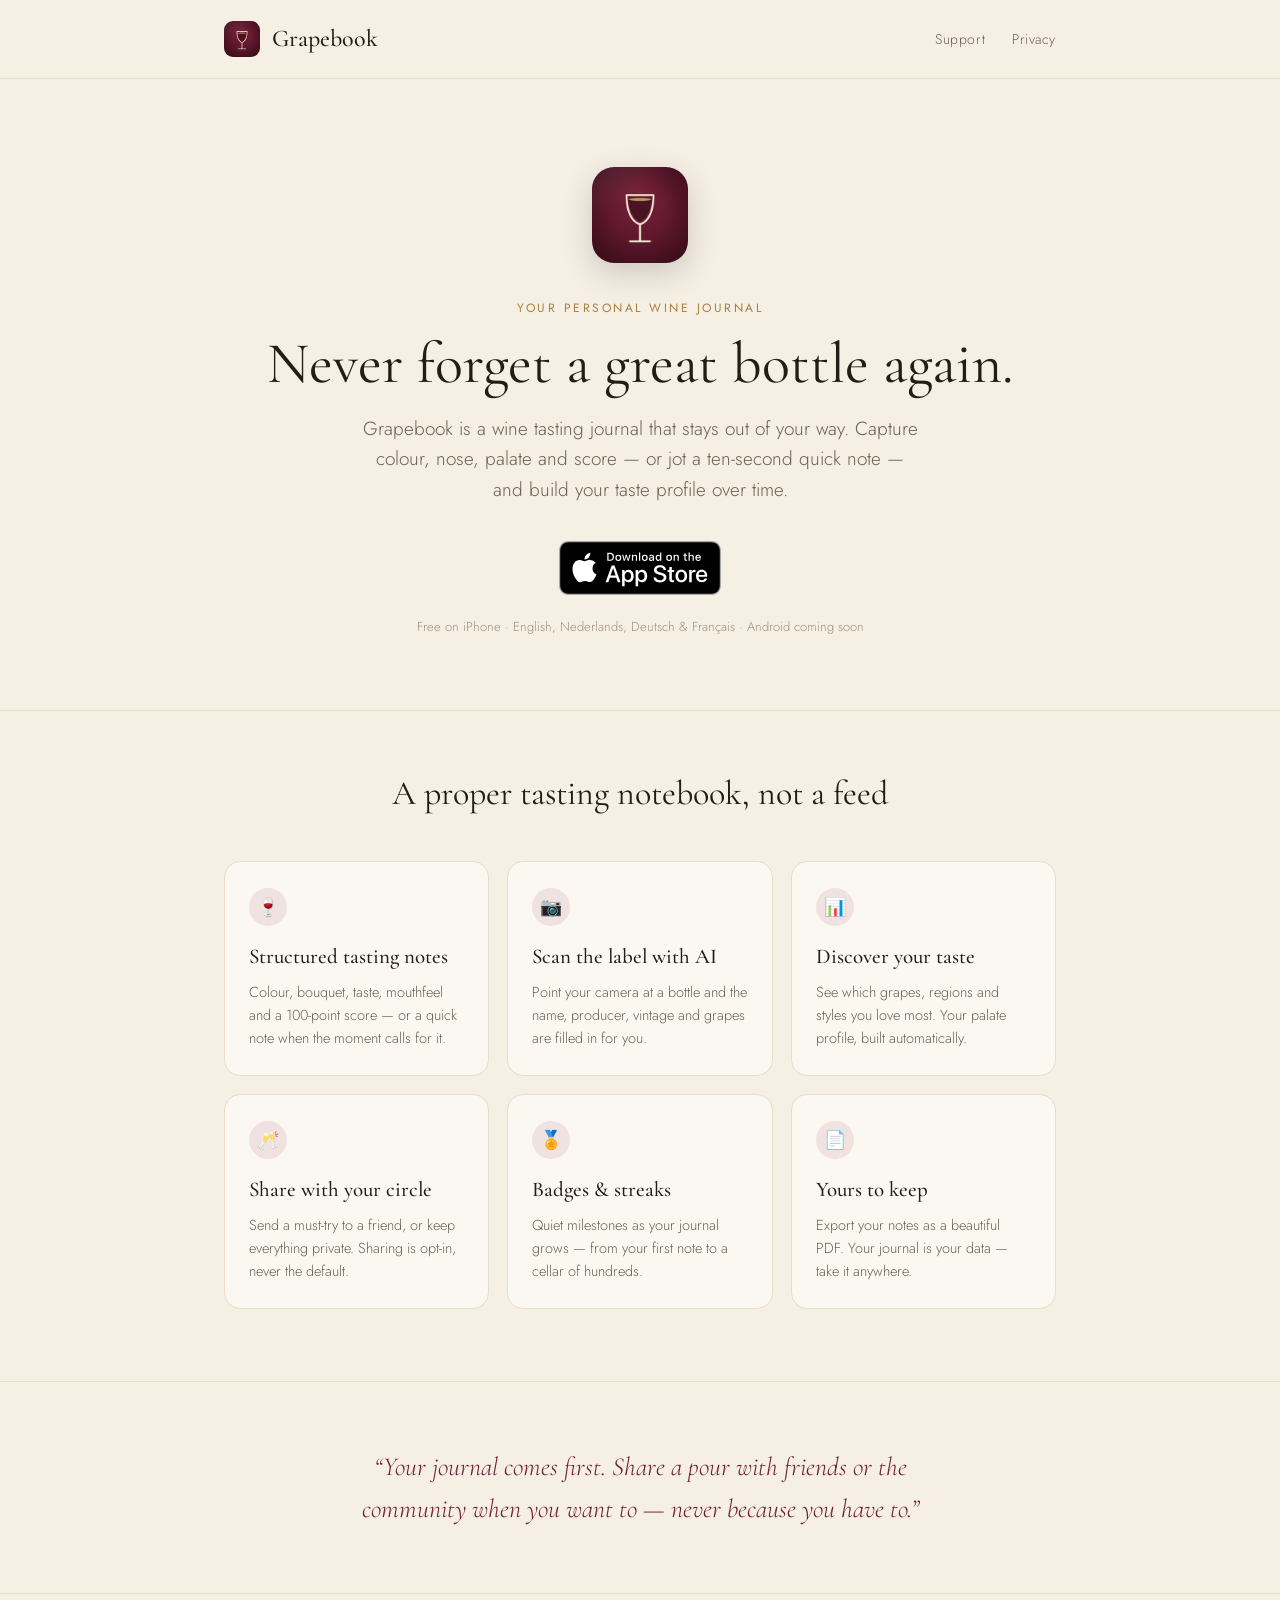
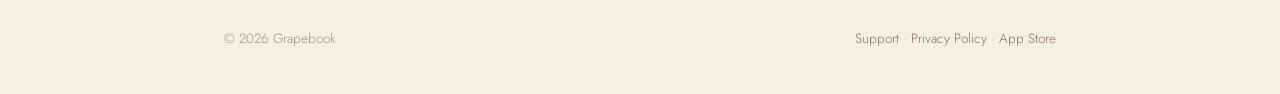
<file: index.html>
<!DOCTYPE html>
<html lang="en">
<head>
  <meta charset="UTF-8" />
  <meta name="viewport" content="width=device-width, initial-scale=1.0" />
  <title>Grapebook — Your personal wine journal</title>
  <meta name="description" content="Grapebook is a personal wine tasting journal for iOS. Capture every bottle — colour, nose, palate, score — and build your taste profile over time." />
  <meta property="og:title" content="Grapebook — Your personal wine journal" />
  <meta property="og:description" content="Capture, remember and discover every bottle. A wine tasting journal that stays out of your way." />
  <meta property="og:image" content="icon.png" />
  <link rel="icon" type="image/png" href="icon.png" />
  <link rel="preconnect" href="https://fonts.googleapis.com" />
  <link rel="preconnect" href="https://fonts.gstatic.com" crossorigin />
  <link href="https://fonts.googleapis.com/css2?family=Cormorant+Garamond:ital,wght@0,400;0,500;1,400&family=Jost:wght@300;400;500&display=swap" rel="stylesheet" />
  <link rel="stylesheet" href="styles.css" />
</head>
<body>
  <header class="site">
    <div class="wrap">
      <a class="brand" href="./">
        <img src="icon.png" alt="Grapebook icon" />
        <span>Grapebook</span>
      </a>
      <nav>
        <a href="support.html">Support</a>
        <a href="privacy.html">Privacy</a>
      </nav>
    </div>
  </header>

  <section class="hero wrap">
    <img class="appicon" src="icon.png" alt="Grapebook app icon" />
    <div class="eyebrow">Your personal wine journal</div>
    <h1>Never forget a great bottle again.</h1>
    <p class="lead">
      Grapebook is a wine tasting journal that stays out of your way.
      Capture colour, nose, palate and score — or jot a ten-second quick note —
      and build your taste profile over time.
    </p>
    <a class="store-badge" href="https://apps.apple.com/app/grapebook/id6760900349">
      <img src="app-store-badge.svg" alt="Download on the App Store" />
    </a>
    <p class="store-note">Free on iPhone · English, Nederlands, Deutsch &amp; Français · Android coming soon</p>
  </section>

  <section class="features">
    <div class="wrap">
      <h2>A proper tasting notebook, not a feed</h2>
      <div class="grid">
        <div class="card">
          <div class="dot">🍷</div>
          <h3>Structured tasting notes</h3>
          <p>Colour, bouquet, taste, mouthfeel and a 100-point score — or a quick note when the moment calls for it.</p>
        </div>
        <div class="card">
          <div class="dot">📷</div>
          <h3>Scan the label with AI</h3>
          <p>Point your camera at a bottle and the name, producer, vintage and grapes are filled in for you.</p>
        </div>
        <div class="card">
          <div class="dot">📊</div>
          <h3>Discover your taste</h3>
          <p>See which grapes, regions and styles you love most. Your palate profile, built automatically.</p>
        </div>
        <div class="card">
          <div class="dot">🥂</div>
          <h3>Share with your circle</h3>
          <p>Send a must-try to a friend, or keep everything private. Sharing is opt-in, never the default.</p>
        </div>
        <div class="card">
          <div class="dot">🏅</div>
          <h3>Badges &amp; streaks</h3>
          <p>Quiet milestones as your journal grows — from your first note to a cellar of hundreds.</p>
        </div>
        <div class="card">
          <div class="dot">📄</div>
          <h3>Yours to keep</h3>
          <p>Export your notes as a beautiful PDF. Your journal is your data — take it anywhere.</p>
        </div>
      </div>
    </div>
  </section>

  <section class="quote">
    <div class="wrap">
      <blockquote>“Your journal comes first. Share a pour with friends or the community when you want to — never because you have to.”</blockquote>
    </div>
  </section>

  <footer class="site">
    <div class="wrap">
      <span>© 2026 Grapebook</span>
      <span>
        <a href="support.html">Support</a> ·
        <a href="privacy.html">Privacy Policy</a> ·
        <a href="https://apps.apple.com/app/grapebook/id6760900349">App Store</a>
      </span>
    </div>
  </footer>
</body>
</html>
</file>
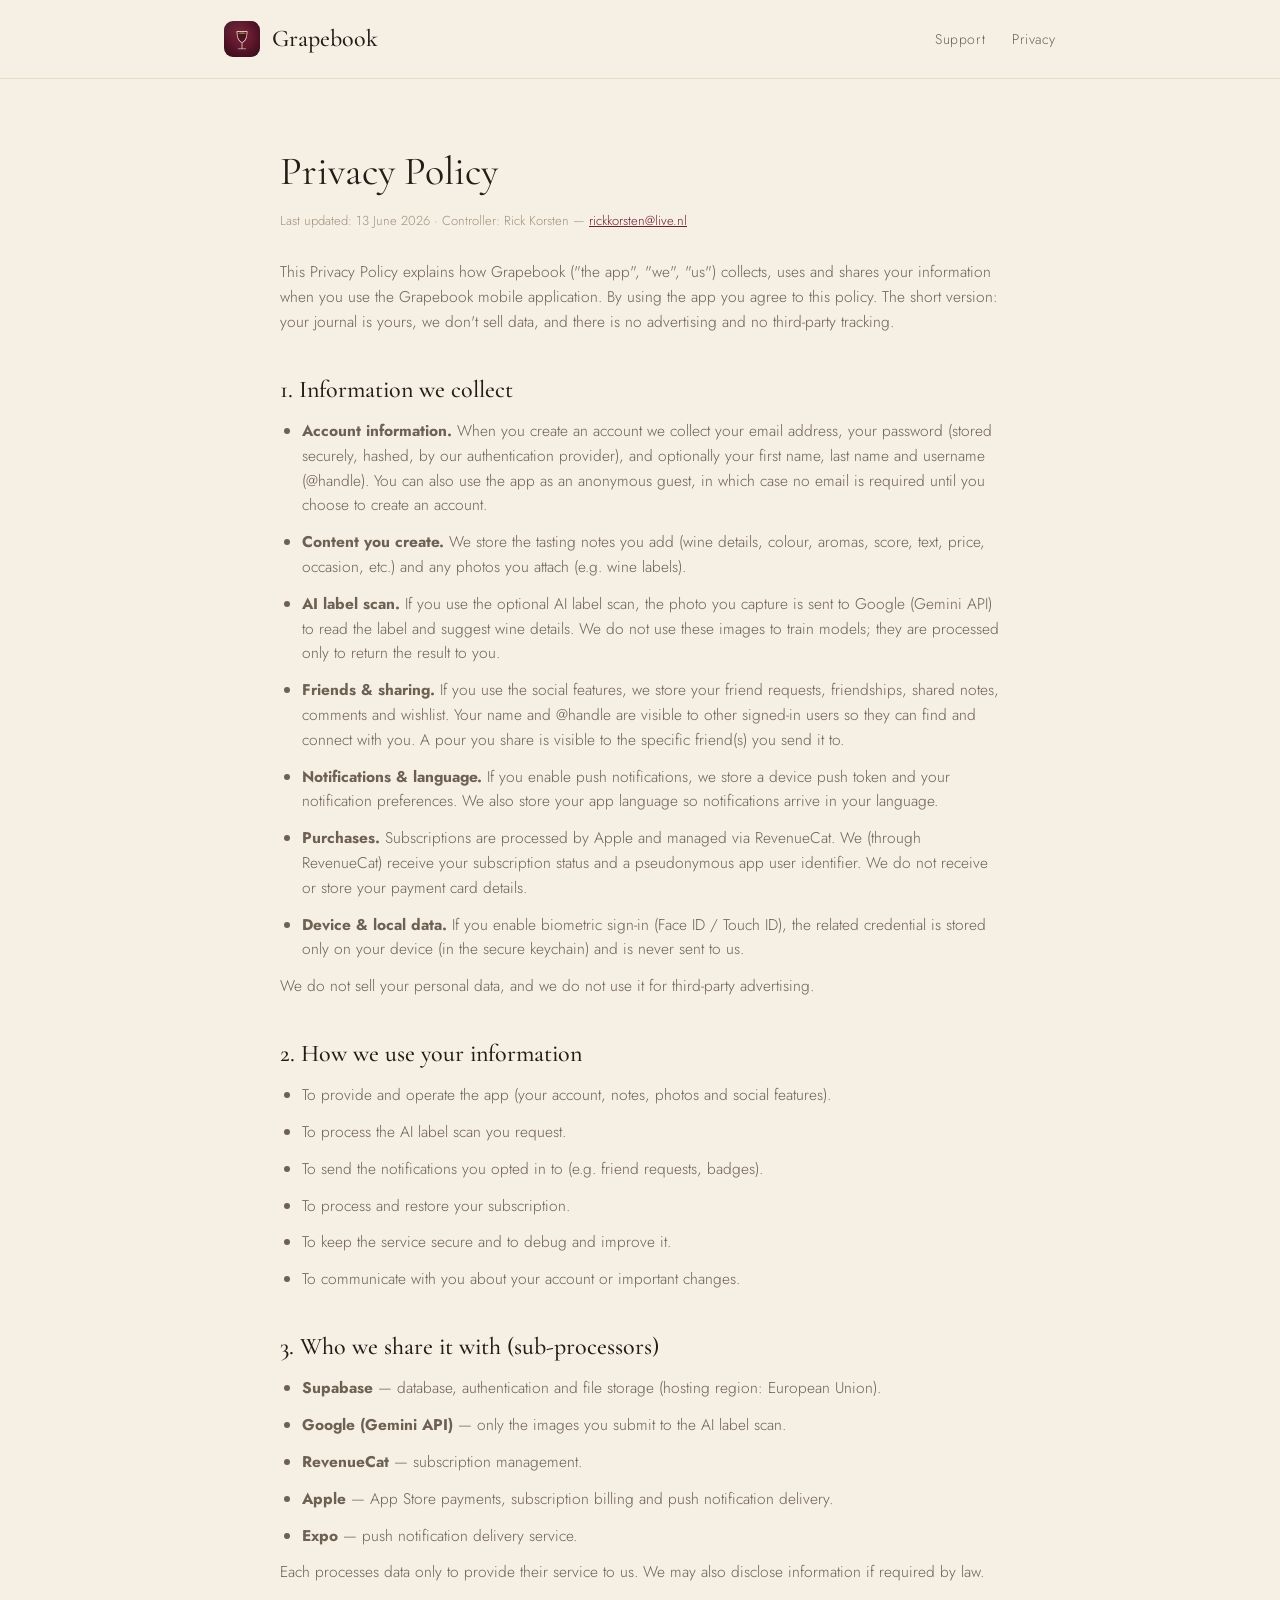
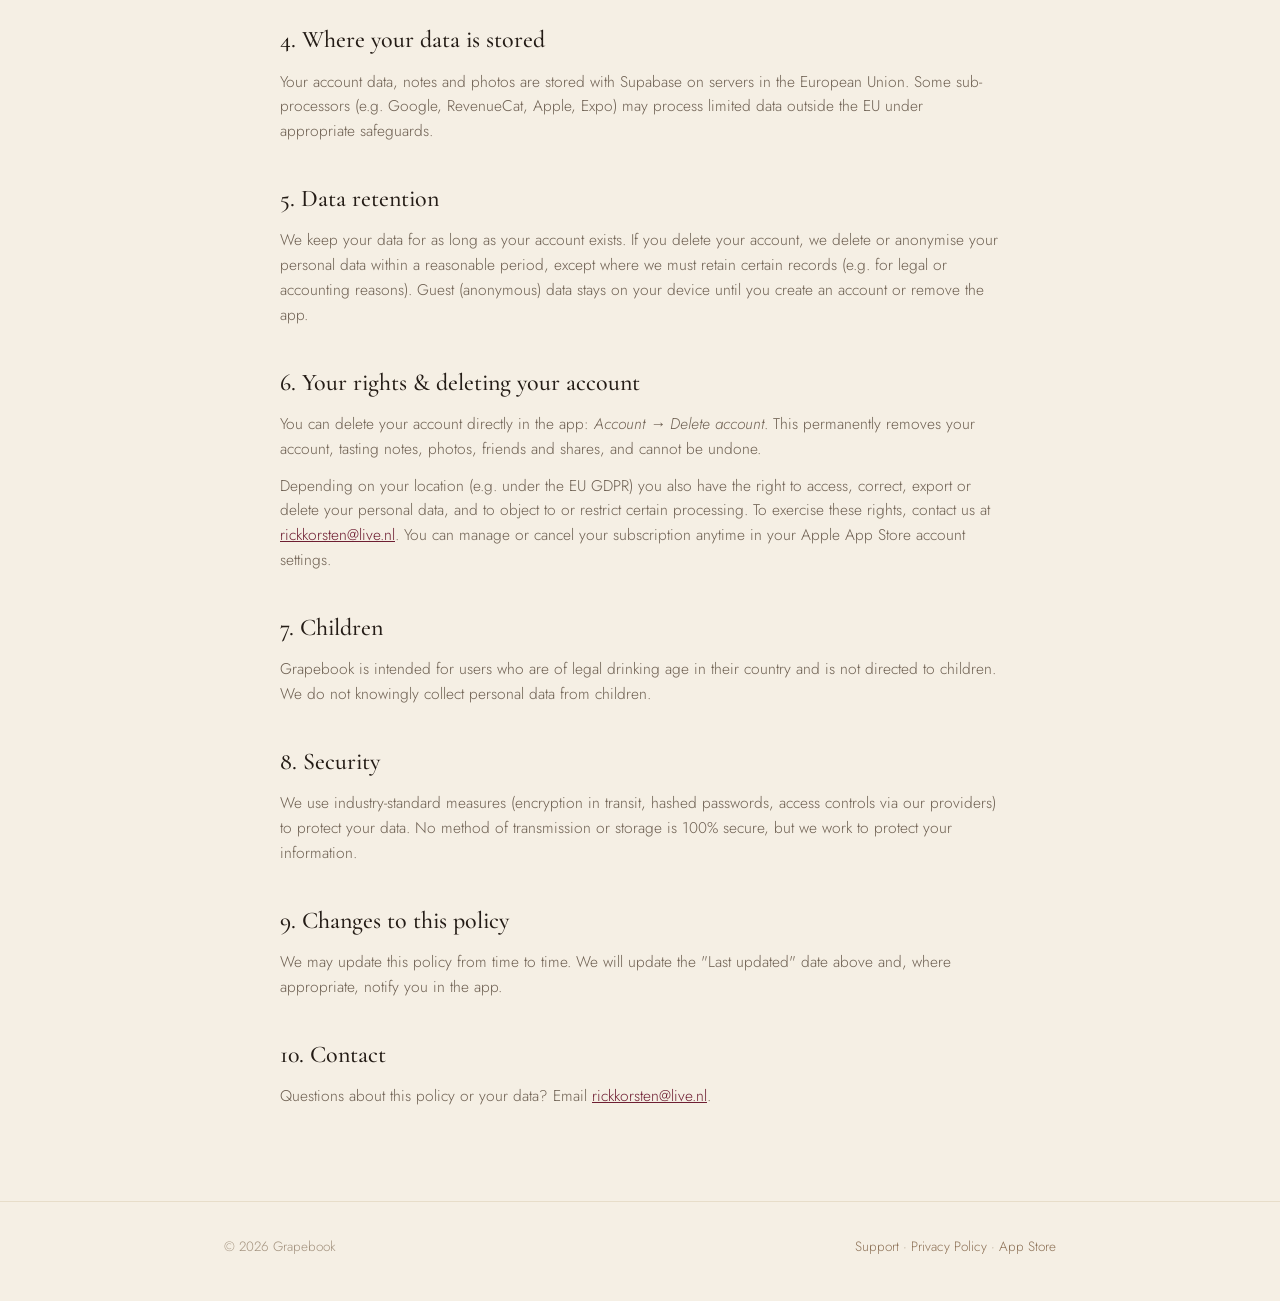
<file: privacy.html>
<!DOCTYPE html>
<html lang="en">
<head>
  <meta charset="UTF-8" />
  <meta name="viewport" content="width=device-width, initial-scale=1.0" />
  <title>Privacy Policy — Grapebook</title>
  <link rel="icon" type="image/png" href="icon.png" />
  <link rel="preconnect" href="https://fonts.googleapis.com" />
  <link rel="preconnect" href="https://fonts.gstatic.com" crossorigin />
  <link href="https://fonts.googleapis.com/css2?family=Cormorant+Garamond:ital,wght@0,400;0,500;1,400&family=Jost:wght@300;400;500&display=swap" rel="stylesheet" />
  <link rel="stylesheet" href="styles.css" />
</head>
<body>
  <header class="site">
    <div class="wrap">
      <a class="brand" href="./">
        <img src="icon.png" alt="Grapebook icon" />
        <span>Grapebook</span>
      </a>
      <nav>
        <a href="support.html">Support</a>
        <a href="privacy.html">Privacy</a>
      </nav>
    </div>
  </header>

  <main class="page wrap">
    <h1>Privacy Policy</h1>
    <p class="updated">Last updated: 13 June 2026 · Controller: Rick Korsten — <a href="mailto:rickkorsten@live.nl">rickkorsten@live.nl</a></p>

    <p>
      This Privacy Policy explains how Grapebook ("the app", "we", "us") collects, uses and shares
      your information when you use the Grapebook mobile application. By using the app you agree
      to this policy. The short version: your journal is yours, we don't sell data, and there is
      no advertising and no third-party tracking.
    </p>

    <h2>1. Information we collect</h2>
    <ul>
      <li><strong>Account information.</strong> When you create an account we collect your email address, your password (stored securely, hashed, by our authentication provider), and optionally your first name, last name and username (@handle). You can also use the app as an anonymous guest, in which case no email is required until you choose to create an account.</li>
      <li><strong>Content you create.</strong> We store the tasting notes you add (wine details, colour, aromas, score, text, price, occasion, etc.) and any photos you attach (e.g. wine labels).</li>
      <li><strong>AI label scan.</strong> If you use the optional AI label scan, the photo you capture is sent to Google (Gemini API) to read the label and suggest wine details. We do not use these images to train models; they are processed only to return the result to you.</li>
      <li><strong>Friends &amp; sharing.</strong> If you use the social features, we store your friend requests, friendships, shared notes, comments and wishlist. Your name and @handle are visible to other signed-in users so they can find and connect with you. A pour you share is visible to the specific friend(s) you send it to.</li>
      <li><strong>Notifications &amp; language.</strong> If you enable push notifications, we store a device push token and your notification preferences. We also store your app language so notifications arrive in your language.</li>
      <li><strong>Purchases.</strong> Subscriptions are processed by Apple and managed via RevenueCat. We (through RevenueCat) receive your subscription status and a pseudonymous app user identifier. We do not receive or store your payment card details.</li>
      <li><strong>Device &amp; local data.</strong> If you enable biometric sign-in (Face ID / Touch ID), the related credential is stored only on your device (in the secure keychain) and is never sent to us.</li>
    </ul>
    <p>We do not sell your personal data, and we do not use it for third-party advertising.</p>

    <h2>2. How we use your information</h2>
    <ul>
      <li>To provide and operate the app (your account, notes, photos and social features).</li>
      <li>To process the AI label scan you request.</li>
      <li>To send the notifications you opted in to (e.g. friend requests, badges).</li>
      <li>To process and restore your subscription.</li>
      <li>To keep the service secure and to debug and improve it.</li>
      <li>To communicate with you about your account or important changes.</li>
    </ul>

    <h2>3. Who we share it with (sub-processors)</h2>
    <ul>
      <li><strong>Supabase</strong> — database, authentication and file storage (hosting region: European Union).</li>
      <li><strong>Google (Gemini API)</strong> — only the images you submit to the AI label scan.</li>
      <li><strong>RevenueCat</strong> — subscription management.</li>
      <li><strong>Apple</strong> — App Store payments, subscription billing and push notification delivery.</li>
      <li><strong>Expo</strong> — push notification delivery service.</li>
    </ul>
    <p>Each processes data only to provide their service to us. We may also disclose information if required by law.</p>

    <h2>4. Where your data is stored</h2>
    <p>Your account data, notes and photos are stored with Supabase on servers in the European Union. Some sub-processors (e.g. Google, RevenueCat, Apple, Expo) may process limited data outside the EU under appropriate safeguards.</p>

    <h2>5. Data retention</h2>
    <p>We keep your data for as long as your account exists. If you delete your account, we delete or anonymise your personal data within a reasonable period, except where we must retain certain records (e.g. for legal or accounting reasons). Guest (anonymous) data stays on your device until you create an account or remove the app.</p>

    <h2>6. Your rights &amp; deleting your account</h2>
    <p>
      You can delete your account directly in the app: <em>Account → Delete account</em>. This
      permanently removes your account, tasting notes, photos, friends and shares, and cannot be undone.
    </p>
    <p>
      Depending on your location (e.g. under the EU GDPR) you also have the right to access, correct,
      export or delete your personal data, and to object to or restrict certain processing. To exercise
      these rights, contact us at <a href="mailto:rickkorsten@live.nl">rickkorsten@live.nl</a>. You can
      manage or cancel your subscription anytime in your Apple App Store account settings.
    </p>

    <h2>7. Children</h2>
    <p>Grapebook is intended for users who are of legal drinking age in their country and is not directed to children. We do not knowingly collect personal data from children.</p>

    <h2>8. Security</h2>
    <p>We use industry-standard measures (encryption in transit, hashed passwords, access controls via our providers) to protect your data. No method of transmission or storage is 100% secure, but we work to protect your information.</p>

    <h2>9. Changes to this policy</h2>
    <p>We may update this policy from time to time. We will update the "Last updated" date above and, where appropriate, notify you in the app.</p>

    <h2>10. Contact</h2>
    <p>Questions about this policy or your data? Email <a href="mailto:rickkorsten@live.nl">rickkorsten@live.nl</a>.</p>
  </main>

  <footer class="site">
    <div class="wrap">
      <span>© 2026 Grapebook</span>
      <span>
        <a href="support.html">Support</a> ·
        <a href="privacy.html">Privacy Policy</a> ·
        <a href="https://apps.apple.com/app/grapebook/id6760900349">App Store</a>
      </span>
    </div>
  </footer>
</body>
</html>
</file>
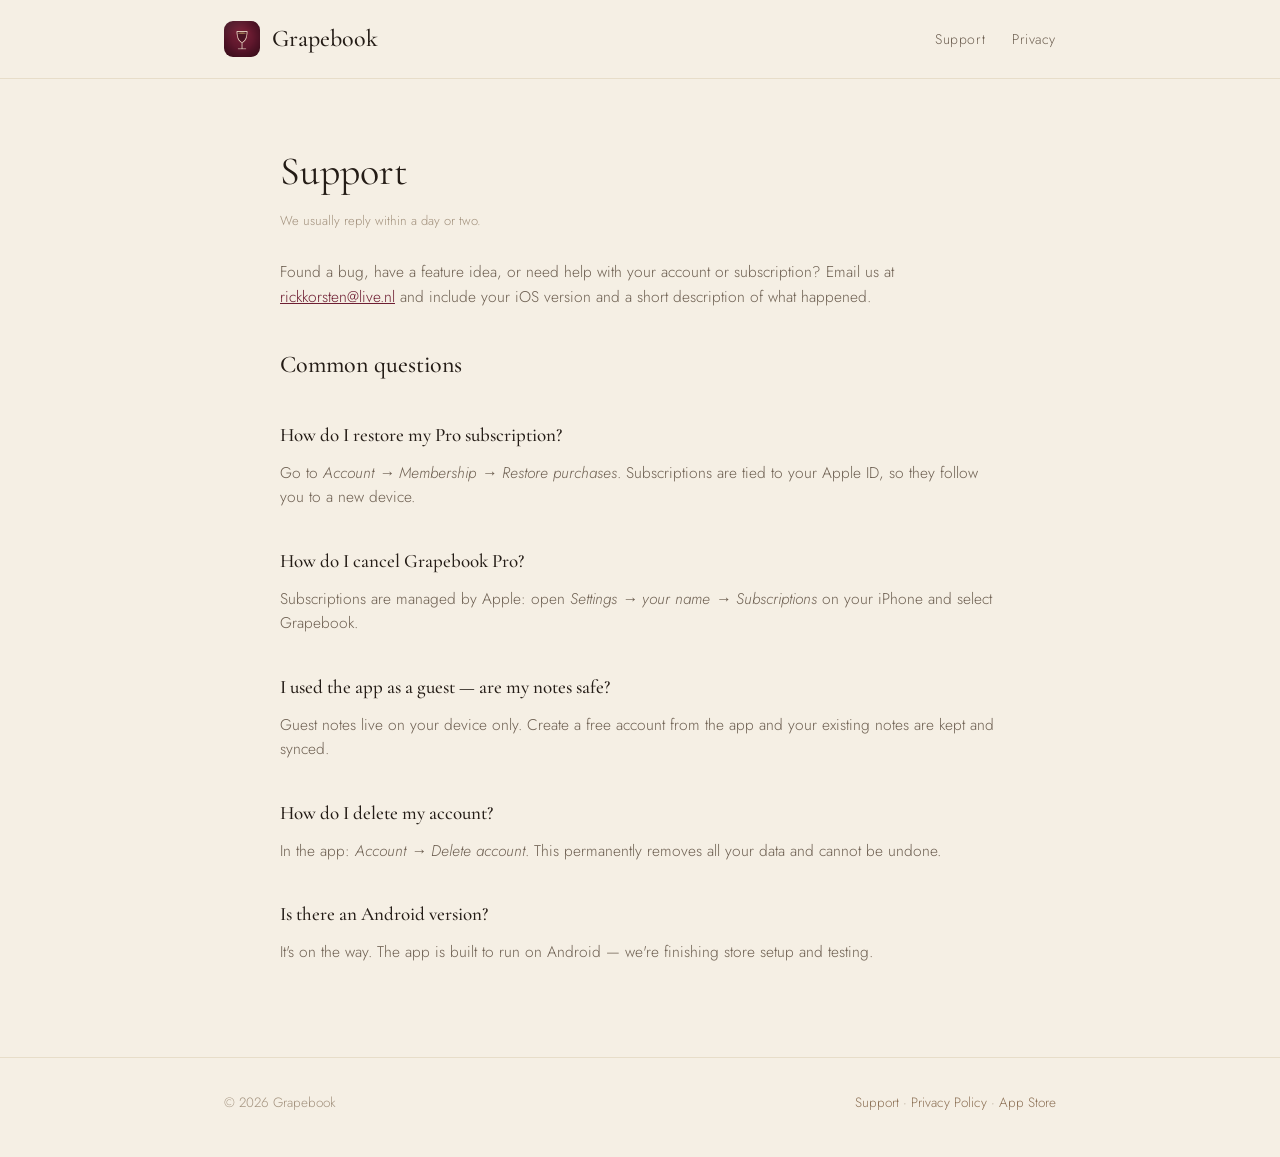
<file: support.html>
<!DOCTYPE html>
<html lang="en">
<head>
  <meta charset="UTF-8" />
  <meta name="viewport" content="width=device-width, initial-scale=1.0" />
  <title>Support — Grapebook</title>
  <link rel="icon" type="image/png" href="icon.png" />
  <link rel="preconnect" href="https://fonts.googleapis.com" />
  <link rel="preconnect" href="https://fonts.gstatic.com" crossorigin />
  <link href="https://fonts.googleapis.com/css2?family=Cormorant+Garamond:ital,wght@0,400;0,500;1,400&family=Jost:wght@300;400;500&display=swap" rel="stylesheet" />
  <link rel="stylesheet" href="styles.css" />
</head>
<body>
  <header class="site">
    <div class="wrap">
      <a class="brand" href="./">
        <img src="icon.png" alt="Grapebook icon" />
        <span>Grapebook</span>
      </a>
      <nav>
        <a href="support.html">Support</a>
        <a href="privacy.html">Privacy</a>
      </nav>
    </div>
  </header>

  <main class="page wrap">
    <h1>Support</h1>
    <p class="updated">We usually reply within a day or two.</p>

    <p>
      Found a bug, have a feature idea, or need help with your account or subscription?
      Email us at <a href="mailto:rickkorsten@live.nl">rickkorsten@live.nl</a> and include
      your iOS version and a short description of what happened.
    </p>

    <h2>Common questions</h2>

    <h2 style="font-size:19px">How do I restore my Pro subscription?</h2>
    <p>Go to <em>Account → Membership → Restore purchases</em>. Subscriptions are tied to your Apple ID, so they follow you to a new device.</p>

    <h2 style="font-size:19px">How do I cancel Grapebook Pro?</h2>
    <p>Subscriptions are managed by Apple: open <em>Settings → your name → Subscriptions</em> on your iPhone and select Grapebook.</p>

    <h2 style="font-size:19px">I used the app as a guest — are my notes safe?</h2>
    <p>Guest notes live on your device only. Create a free account from the app and your existing notes are kept and synced.</p>

    <h2 style="font-size:19px">How do I delete my account?</h2>
    <p>In the app: <em>Account → Delete account</em>. This permanently removes all your data and cannot be undone.</p>

    <h2 style="font-size:19px">Is there an Android version?</h2>
    <p>It's on the way. The app is built to run on Android — we're finishing store setup and testing.</p>
  </main>

  <footer class="site">
    <div class="wrap">
      <span>© 2026 Grapebook</span>
      <span>
        <a href="support.html">Support</a> ·
        <a href="privacy.html">Privacy Policy</a> ·
        <a href="https://apps.apple.com/app/grapebook/id6760900349">App Store</a>
      </span>
    </div>
  </footer>
</body>
</html>
</file>
<file: styles.css>
/* Grapebook — parchment theme, mirrors the app palette */
:root {
  --background: #F5EFE4;
  --surface: #FBF8F1;
  --border: #E7DDC9;
  --wine: #6E1E32;
  --wine-light: #8A2A3E;
  --wine-deep: #F0E2E1;
  --gold: #A9803F;
  --gold-muted: #8C7055;
  --text: #241C16;
  --text-secondary: #6E6052;
  --text-muted: #A2917D;
}

* { margin: 0; padding: 0; box-sizing: border-box; }

body {
  background: var(--background);
  color: var(--text);
  font-family: "Jost", sans-serif;
  font-weight: 300;
  line-height: 1.6;
  -webkit-font-smoothing: antialiased;
}

.wrap { max-width: 880px; margin: 0 auto; padding: 0 24px; }

header.site {
  padding: 20px 0;
  border-bottom: 1px solid var(--border);
}
header.site .wrap { display: flex; align-items: center; justify-content: space-between; }
.brand { display: flex; align-items: center; gap: 12px; text-decoration: none; color: var(--text); }
.brand img { width: 36px; height: 36px; border-radius: 9px; }
.brand span { font-family: "Cormorant Garamond", serif; font-size: 24px; font-weight: 500; }
nav a {
  color: var(--text-secondary);
  text-decoration: none;
  font-size: 14px;
  letter-spacing: 0.04em;
  margin-left: 22px;
}
nav a:hover { color: var(--wine); }

.eyebrow {
  font-size: 12px;
  letter-spacing: 2.5px;
  text-transform: uppercase;
  color: var(--gold);
  font-weight: 400;
}

.hero { padding: 88px 0 72px; text-align: center; }
.hero img.appicon {
  width: 96px; height: 96px; border-radius: 22px;
  box-shadow: 0 10px 30px rgba(36, 28, 22, 0.18);
  margin-bottom: 28px;
}
h1 {
  font-family: "Cormorant Garamond", serif;
  font-weight: 400;
  font-size: clamp(38px, 6vw, 58px);
  line-height: 1.1;
  margin: 14px 0 18px;
}
.hero p.lead {
  font-size: 19px;
  color: var(--text-secondary);
  max-width: 560px;
  margin: 0 auto 36px;
}
.store-badge img { height: 54px; }
.store-note { margin-top: 14px; font-size: 13px; color: var(--text-muted); }

section.features { padding: 56px 0 72px; border-top: 1px solid var(--border); }
.features h2, .quote h2 {
  font-family: "Cormorant Garamond", serif;
  font-weight: 400;
  font-size: 34px;
  text-align: center;
  margin-bottom: 40px;
}
.grid {
  display: grid;
  grid-template-columns: repeat(auto-fit, minmax(240px, 1fr));
  gap: 18px;
}
.card {
  background: var(--surface);
  border: 1px solid var(--border);
  border-radius: 16px;
  padding: 26px 24px;
}
.card .dot {
  width: 38px; height: 38px; border-radius: 999px;
  background: var(--wine-deep);
  display: flex; align-items: center; justify-content: center;
  font-size: 18px;
  margin-bottom: 14px;
}
.card h3 { font-family: "Cormorant Garamond", serif; font-weight: 500; font-size: 21px; margin-bottom: 6px; }
.card p { font-size: 14.5px; color: var(--text-secondary); }

.quote { padding: 64px 0; border-top: 1px solid var(--border); text-align: center; }
.quote blockquote {
  font-family: "Cormorant Garamond", serif;
  font-style: italic;
  font-size: 26px;
  color: var(--wine);
  max-width: 620px;
  margin: 0 auto;
}

footer.site {
  border-top: 1px solid var(--border);
  padding: 34px 0 44px;
  font-size: 13.5px;
  color: var(--text-muted);
}
footer.site .wrap { display: flex; flex-wrap: wrap; gap: 10px 26px; align-items: center; justify-content: space-between; }
footer.site a { color: var(--gold-muted); text-decoration: none; }
footer.site a:hover { color: var(--wine); }

/* Inner pages (privacy / support) */
main.page { padding: 56px 0 80px; max-width: 720px; margin: 0 auto; }
main.page h1 { font-size: 40px; }
main.page h2 {
  font-family: "Cormorant Garamond", serif;
  font-weight: 500;
  font-size: 24px;
  margin: 36px 0 10px;
}
main.page p, main.page li { color: var(--text-secondary); font-size: 15.5px; margin-bottom: 12px; }
main.page ul { padding-left: 22px; margin-bottom: 12px; }
main.page .updated { font-size: 13px; color: var(--text-muted); margin-bottom: 28px; }
main.page a { color: var(--wine); }
</file>
